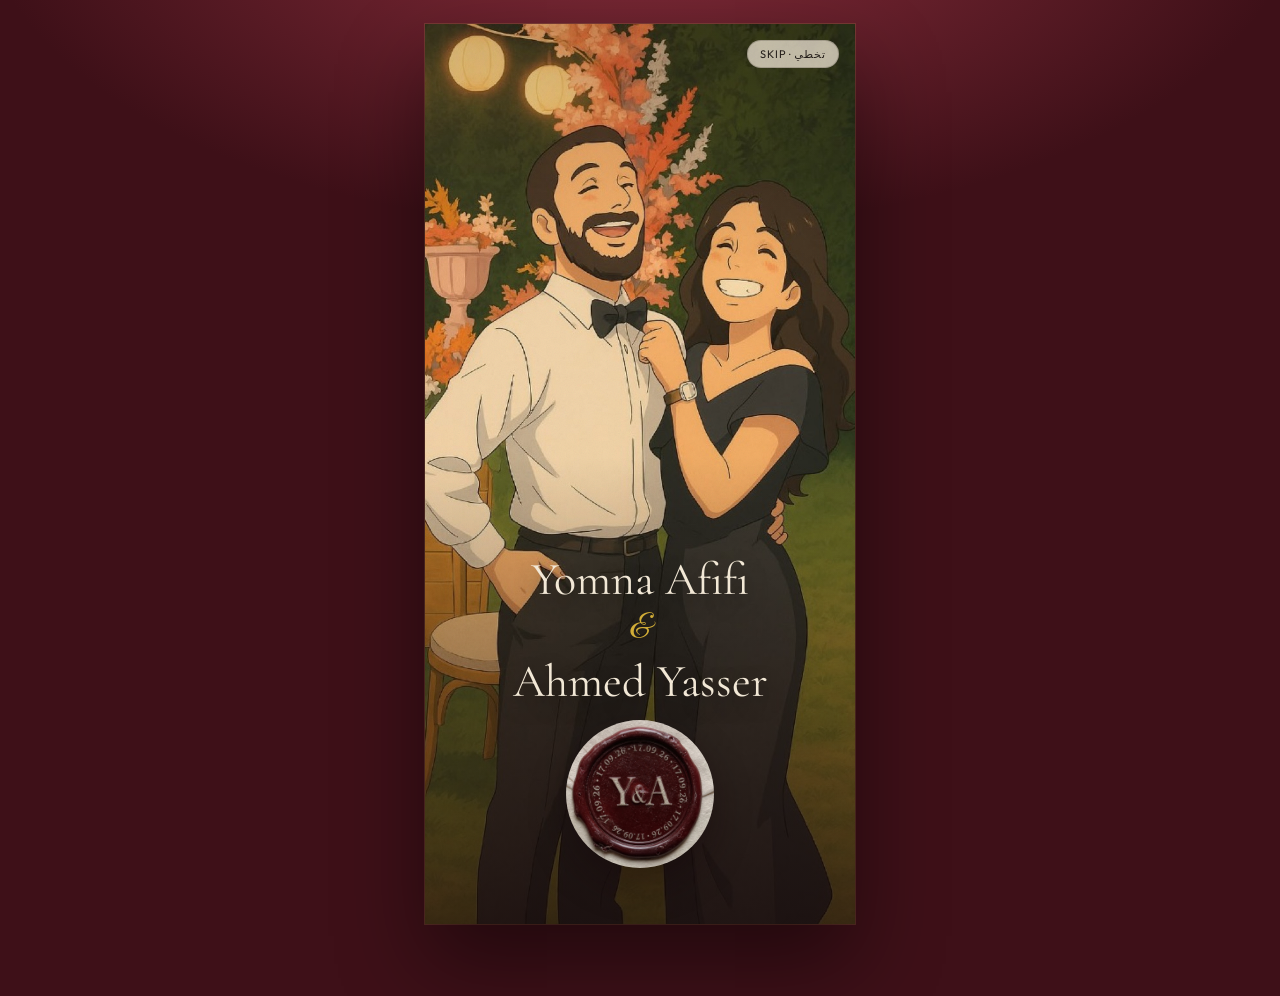
<file: index.html>
<!DOCTYPE html>
<html lang="en">
<head>
  <meta charset="UTF-8" />
  <meta name="viewport" content="width=device-width, initial-scale=1, viewport-fit=cover" />
  <title>Yomna Afifi & Ahmed Yasser — You're Invited</title>
  <meta name="description" content="You're invited to the wedding of Yomna Afifi & Ahmed Yasser. Thursday 17 September 2026 at 8:00 PM, Beau Jardin, Sheikh Zayed." />
  <meta name="theme-color" content="#6B1D28" />
  <meta name="apple-mobile-web-app-capable" content="yes" />
  <meta name="apple-mobile-web-app-title" content="Yomna Afifi & Ahmed Yasser" />
  <meta property="og:title" content="Yomna Afifi & Ahmed Yasser — Wedding Invitation" />
  <meta property="og:description" content="Two souls. One beautiful chaos. 17 September 2026 · 8:00 PM · Beau Jardin" />
  <meta property="og:type" content="website" />
  <meta property="og:url" content="https://aliamin565.github.io/yomna-and-ahmed/" />
  <meta property="og:image" content="https://aliamin565.github.io/yomna-and-ahmed/assets/cover-gold.jpg" />
  <link rel="icon" href="data:image/svg+xml,%3Csvg xmlns='http://www.w3.org/2000/svg' viewBox='0 0 64 64'%3E%3Ccircle cx='32' cy='32' r='32' fill='%236B1D28'/%3E%3Ctext x='32' y='40' text-anchor='middle' font-size='18' fill='%23F4EAD8' font-family='Georgia'%3EY%26amp;A%3C/text%3E%3C/svg%3E" />
  <link rel="apple-touch-icon" href="assets/og-share.jpg" />
  <link rel="preconnect" href="https://fonts.googleapis.com" />
  <link rel="preconnect" href="https://fonts.gstatic.com" crossorigin />
  <link href="https://fonts.googleapis.com/css2?family=Amiri:ital,wght@0,400;0,700;1,400&family=Cormorant+Garamond:ital,wght@0,500;0,600;0,700;1,500;1,600&family=Great+Vibes&family=Outfit:wght@300;400;500;600&display=swap" rel="stylesheet" />
  <link rel="stylesheet" href="styles.css?v=6" />
</head>
<body>
  <div class="velvet">
    <div class="stage" id="stage">
      <div class="grain" aria-hidden="true"></div>

      <section class="cover opening" id="cover">
        <button class="skip cover-skip" id="coverSkipBtn" type="button">Skip · تخطي</button>
        <img class="cover-art" src="assets/opening.jpg" alt="Yomna Afifi and Ahmed Yasser" />
        <div class="opening-names">
          <span>Yomna Afifi</span>
          <i>&amp;</i>
          <span>Ahmed Yasser</span>
        </div>
        <button class="seal-btn" id="openBtn" type="button" aria-label="Open the invitation">
          <img src="assets/wax-seal.jpg?v=5" alt="Yomna Afifi and Ahmed Yasser wax seal 17.09.26" />
        </button>
      </section>

      <div class="curtains" id="curtains" aria-hidden="true">
        <div class="curtain left"></div>
        <div class="curtain right"></div>
      </div>

      <section class="film" id="film" aria-hidden="true">
        <button class="skip" id="skipBtn" type="button">Skip · تخطي</button>
        <p class="film-quote">Two souls. One beautiful chaos.</p>
        <p class="film-quote ar" dir="rtl">ومن كل فوضى خلقنا… حكايتنا.</p>
        <img class="film-lilies" src="assets/lilies.jpg" alt="" />
        <figure class="polaroid">
          <img src="assets/invitation.jpg" alt="Yomna Afifi and Ahmed wedding invitation" />
        </figure>
        <img class="film-stamp" src="assets/stamp.jpg" alt="" />
        <div class="film-names">
          <span>Yomna Afifi</span>
          <i>&amp;</i>
          <span>Ahmed Yasser</span>
        </div>
        <p class="film-when">17 September 2026 · 8:00 PM</p>
        <p class="film-where">Beau Jardin · Sheikh Zayed</p>
      </section>

      <main class="invite" id="invite" hidden>
        <header class="hero">
          <p class="eyebrow">The wedding of</p>
          <h2 class="hero-names">
            <span>Yomna Afifi</span>
            <i>&amp;</i>
            <span>Ahmed Yasser</span>
          </h2>
          <p class="arabic" dir="rtl">ومن كل فوضى خلقنا… حكايتنا.</p>
          <p class="tagline">Two souls. One beautiful chaos.</p>
          <img class="keep" src="assets/invitation.jpg" alt="Yomna Afifi and Ahmed invitation collage" />
        </header>

        <section class="card">
          <p class="card-kicker">Road to Beau Jardin</p>
          <p class="place">Watch this video for the way to the wedding palace.</p>
          <video class="road-video" controls playsinline preload="metadata" poster="assets/invitation.jpg">
            <source src="assets/directions.mp4" type="video/mp4" />
          </video>
        </section>

        <section class="card countdown-card">
          <p class="card-kicker">Until we say I do · حتى يومنا</p>
          <div class="ticks" id="countdown">
            <div><strong id="dd">00</strong><span>Days · أيام</span></div>
            <div><strong id="hh">00</strong><span>Hours · ساعات</span></div>
            <div><strong id="mm">00</strong><span>Mins · دقائق</span></div>
            <div><strong id="ss">00</strong><span>Secs · ثوانٍ</span></div>
          </div>
        </section>

        <section class="card when">
          <p class="card-kicker">When · الموعد</p>
          <p class="big">Thursday</p>
          <p class="huge">17 September 2026</p>
          <p class="arabic" dir="rtl">الخميس ١٧ سبتمبر ٢٠٢٦</p>
          <div class="meta-row">
            <span class="chip">
              <svg viewBox="0 0 24 24" aria-hidden="true"><circle cx="12" cy="12" r="9" fill="none" stroke="currentColor" stroke-width="1.6"/><path d="M12 7v5l3.5 2" fill="none" stroke="currentColor" stroke-width="1.6" stroke-linecap="round"/></svg>
              Starts at 8:00 PM
            </span>
            <span class="chip">17 09 26</span>
          </div>
        </section>

        <section class="card where">
          <p class="card-kicker">Where · المكان</p>
          <p class="big">Beau Jardin</p>
          <p class="place">Open-air garden venue · Sheikh Zayed, Giza</p>
          <p class="arabic" dir="rtl">بو جاردان · الشيخ زايد، الجيزة</p>
          <p class="address">Km 28 Alexandria Desert Road, opposite Dandy Mall, Sheikh Zayed, Giza, Egypt</p>
          <div class="map-wrap">
            <iframe
              title="Beau Jardin on Google Maps"
              loading="lazy"
              referrerpolicy="no-referrer-when-downgrade"
              src="https://maps.google.com/maps?q=Beau%20Jardin%20Venues%20Sheikh%20Zayed&z=14&output=embed">
            </iframe>
          </div>
        </section>

        <section class="card note">
          <p class="hearts">♡ ♡</p>
          <p class="adults">Adults-only celebration</p>
          <p>We kindly ask that children stay at home.</p>
          <p class="arabic" dir="rtl">الحفل للكبار فقط — نرجو ترك الأطفال في المنزل.</p>
        </section>

        <section class="actions">
          <a class="btn primary" id="calBtn" href="#">Add to calendar · أضف للتقويم</a>
          <a class="btn" href="https://www.google.com/maps/search/?api=1&query=Beau+Jardin+Venues+Sheikh+Zayed" target="_blank" rel="noopener">Get directions · الاتجاهات</a>
          <a class="btn" href="https://waze.com/ul?q=Beau%20Jardin%20Venues%20Sheikh%20Zayed" target="_blank" rel="noopener">Open in Waze</a>
        </section>

        <footer class="end">
          <img class="end-seal" src="assets/wax-seal.jpg?v=5" alt="" />
          <p>With love, Yomna Afifi &amp; Ahmed Yasser</p>
          <p class="arabic" dir="rtl">يومنا · ١٧ ٠٩ ٢٦</p>
        </footer>
      </main>

      <audio id="bgm" class="bgm" src="assets/music.mp3" loop preload="auto" playsinline></audio>
    </div>
  </div>
  <script src="app.js?v=6"></script>
</body>
</html>
</file>
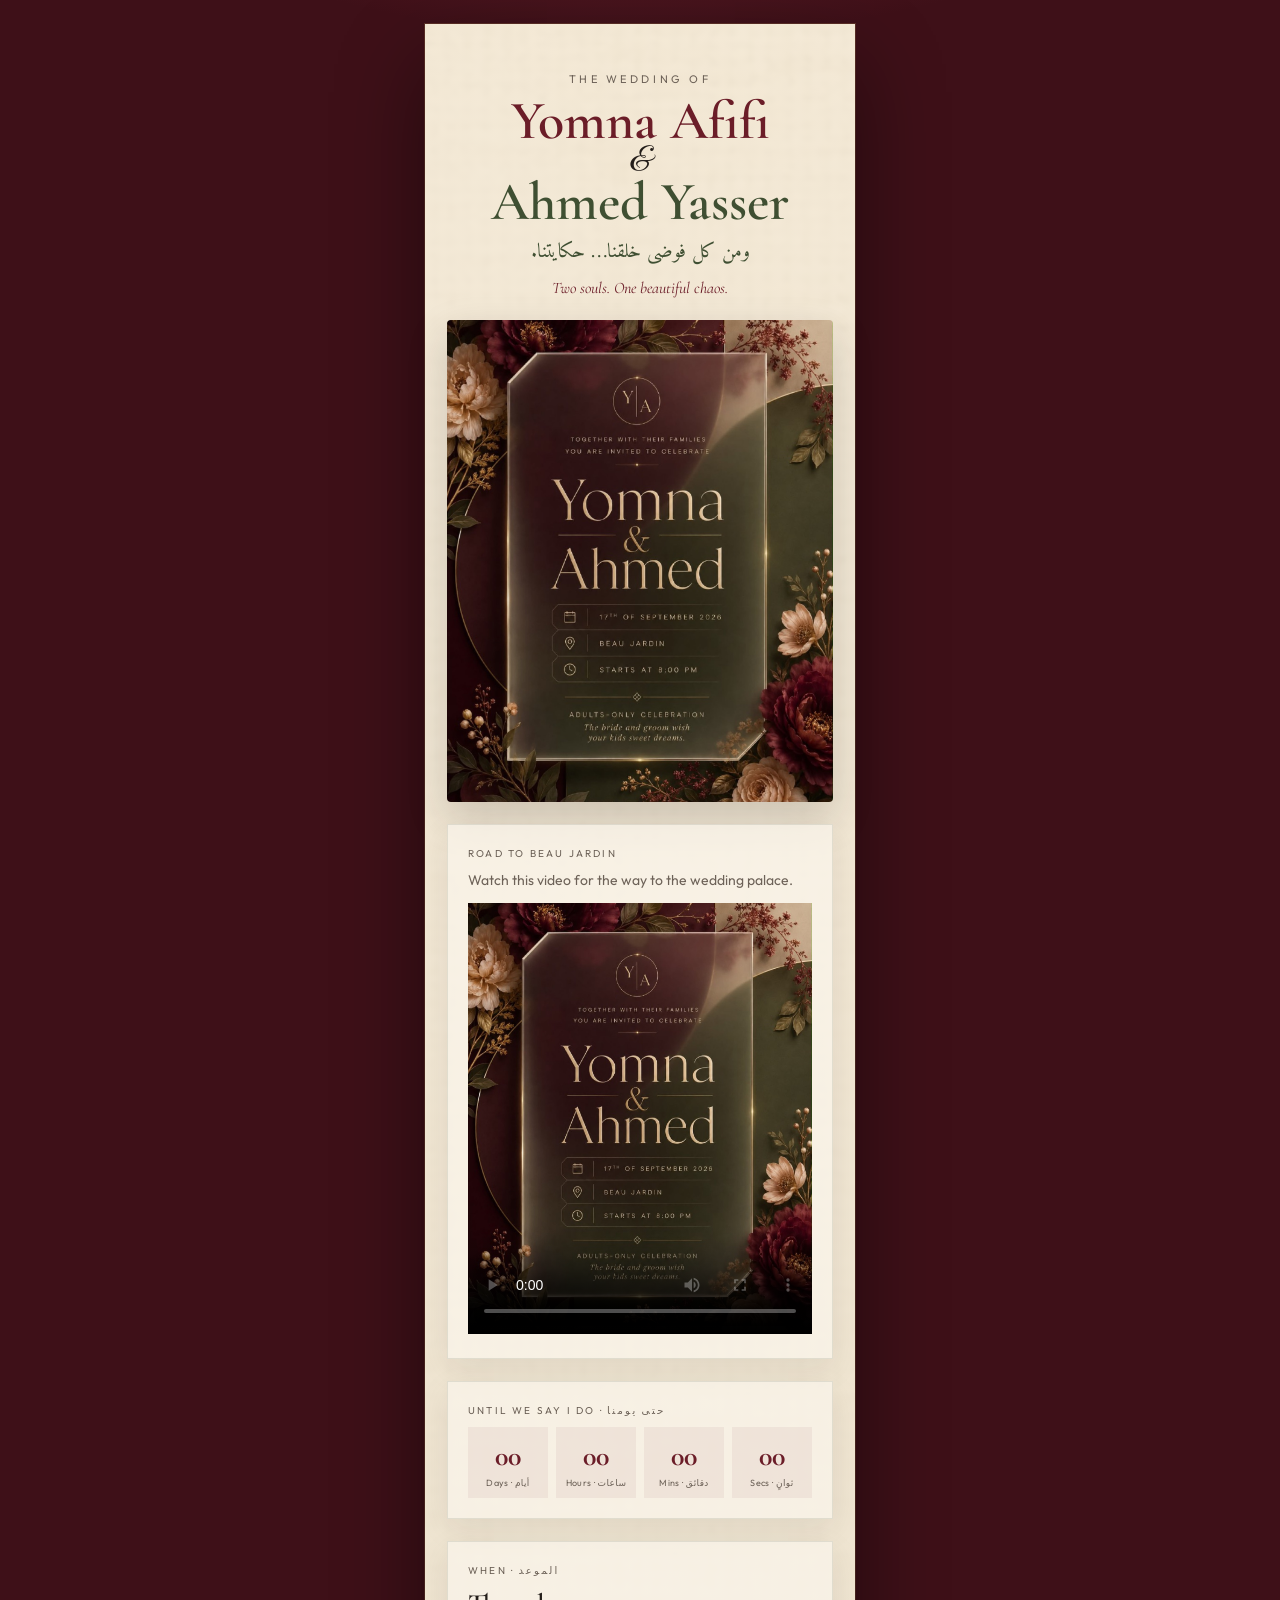
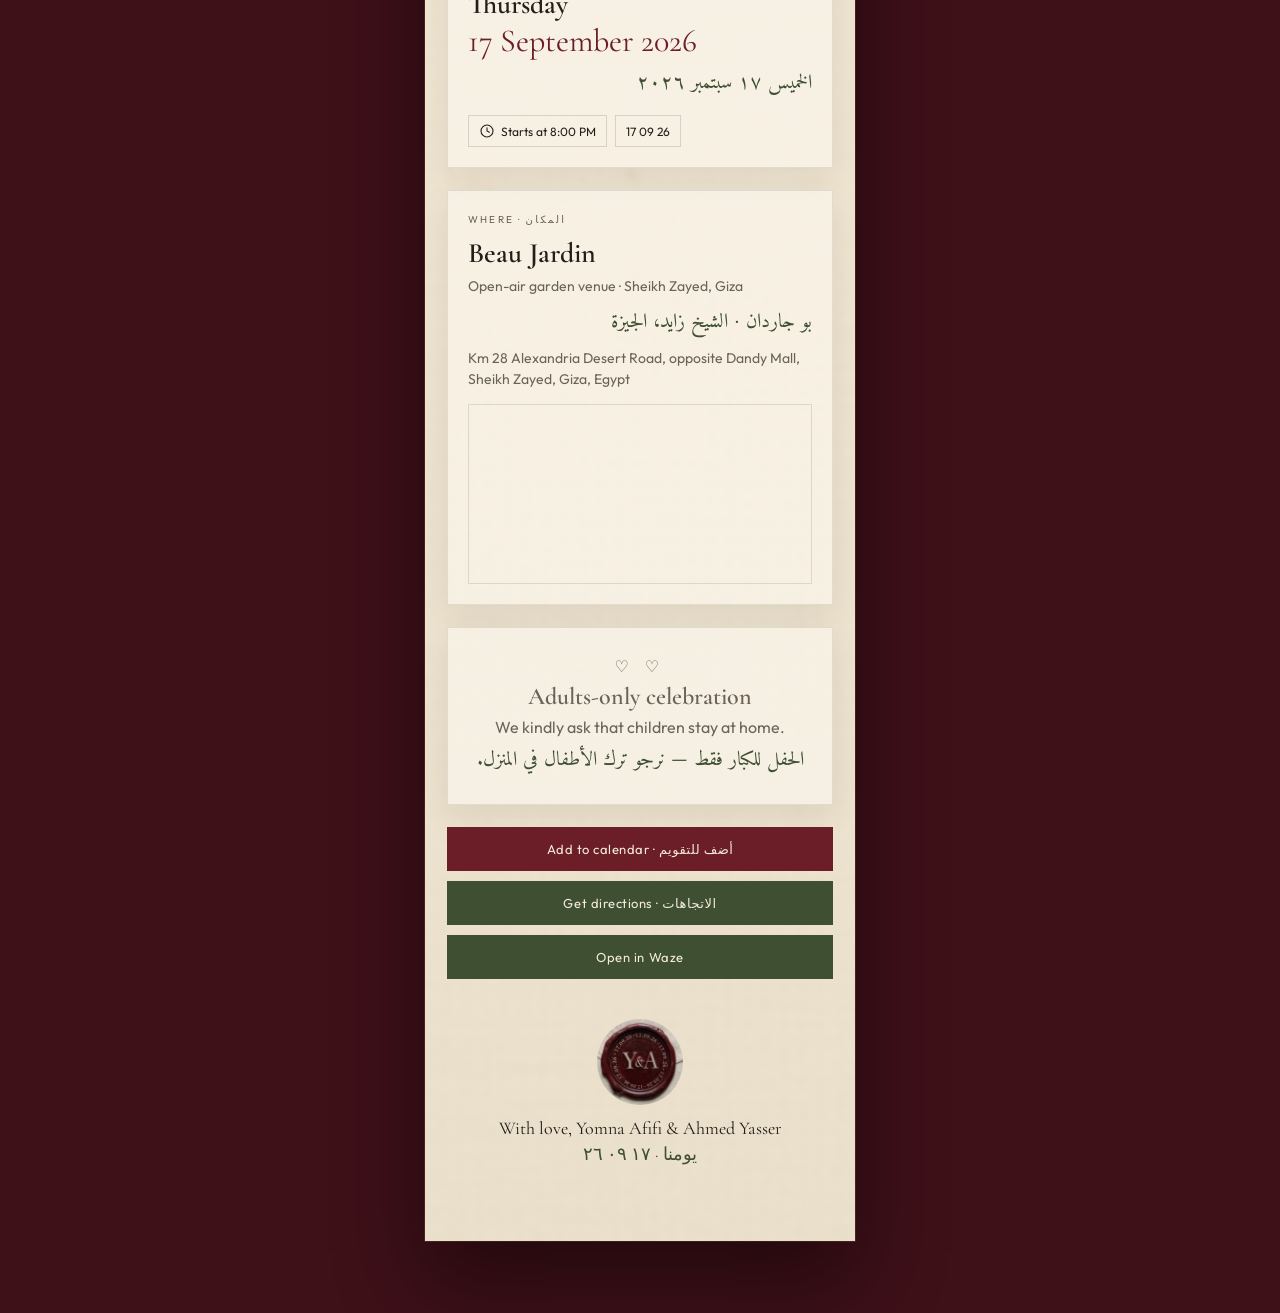
<file: invite.html>
<!DOCTYPE html>
<html lang="en">
<head>
  <meta charset="UTF-8" />
  <meta name="viewport" content="width=device-width, initial-scale=1, viewport-fit=cover" />
  <title>Yomna Afifi & Ahmed Yasser — Wedding Invitation</title>
  <meta name="description" content="You're invited to the wedding of Yomna Afifi & Ahmed Yasser. Thursday 17 September 2026 at 8:00 PM, Beau Jardin, Sheikh Zayed." />
  <meta name="theme-color" content="#6B1D28" />
  <meta name="apple-mobile-web-app-capable" content="yes" />
  <meta property="og:title" content="Yomna Afifi & Ahmed Yasser — Wedding Invitation" />
  <meta property="og:description" content="Two souls. One beautiful chaos. 17 September 2026 · 8:00 PM · Beau Jardin" />
  <meta property="og:type" content="website" />
  <meta property="og:url" content="https://aliamin565.github.io/yomna-and-ahmed/invite.html" />
  <meta property="og:image" content="https://aliamin565.github.io/yomna-and-ahmed/assets/og-share.jpg" />
  <link rel="icon" href="data:image/svg+xml,%3Csvg xmlns='http://www.w3.org/2000/svg' viewBox='0 0 64 64'%3E%3Ccircle cx='32' cy='32' r='32' fill='%236B1D28'/%3E%3Ctext x='32' y='40' text-anchor='middle' font-size='18' fill='%23F4EAD8' font-family='Georgia'%3EY%26amp;A%3C/text%3E%3C/svg%3E" />
  <link rel="apple-touch-icon" href="assets/og-share.jpg" />
  <link rel="preconnect" href="https://fonts.googleapis.com" />
  <link rel="preconnect" href="https://fonts.gstatic.com" crossorigin />
  <link href="https://fonts.googleapis.com/css2?family=Amiri:ital,wght@0,400;0,700;1,400&family=Cormorant+Garamond:ital,wght@0,500;0,600;0,700;1,500;1,600&family=Great+Vibes&family=Outfit:wght@300;400;500;600&display=swap" rel="stylesheet" />
  <link rel="stylesheet" href="styles.css?v=6" />
</head>
<body>
  <div class="velvet">
    <div class="stage is-open">
      <main class="invite show" id="invite">
        <header class="hero">
          <p class="eyebrow">The wedding of</p>
          <h2 class="hero-names">
            <span>Yomna Afifi</span>
            <i>&amp;</i>
            <span>Ahmed Yasser</span>
          </h2>
          <p class="arabic" dir="rtl">ومن كل فوضى خلقنا… حكايتنا.</p>
          <p class="tagline">Two souls. One beautiful chaos.</p>
          <img class="keep" src="assets/invitation.jpg" alt="Yomna Afifi and Ahmed invitation collage" />
        </header>

        <section class="card">
          <p class="card-kicker">Road to Beau Jardin</p>
          <p class="place">Watch this video for the way to the wedding palace.</p>
          <video class="road-video" controls playsinline preload="metadata" poster="assets/invitation.jpg">
            <source src="assets/directions.mp4" type="video/mp4" />
          </video>
        </section>

        <section class="card countdown-card">
          <p class="card-kicker">Until we say I do · حتى يومنا</p>
          <div class="ticks" id="countdown">
            <div><strong id="dd">00</strong><span>Days · أيام</span></div>
            <div><strong id="hh">00</strong><span>Hours · ساعات</span></div>
            <div><strong id="mm">00</strong><span>Mins · دقائق</span></div>
            <div><strong id="ss">00</strong><span>Secs · ثوانٍ</span></div>
          </div>
        </section>

        <section class="card when">
          <p class="card-kicker">When · الموعد</p>
          <p class="big">Thursday</p>
          <p class="huge">17 September 2026</p>
          <p class="arabic" dir="rtl">الخميس ١٧ سبتمبر ٢٠٢٦</p>
          <div class="meta-row">
            <span class="chip">
              <svg viewBox="0 0 24 24" aria-hidden="true"><circle cx="12" cy="12" r="9" fill="none" stroke="currentColor" stroke-width="1.6"/><path d="M12 7v5l3.5 2" fill="none" stroke="currentColor" stroke-width="1.6" stroke-linecap="round"/></svg>
              Starts at 8:00 PM
            </span>
            <span class="chip">17 09 26</span>
          </div>
        </section>

        <section class="card where">
          <p class="card-kicker">Where · المكان</p>
          <p class="big">Beau Jardin</p>
          <p class="place">Open-air garden venue · Sheikh Zayed, Giza</p>
          <p class="arabic" dir="rtl">بو جاردان · الشيخ زايد، الجيزة</p>
          <p class="address">Km 28 Alexandria Desert Road, opposite Dandy Mall, Sheikh Zayed, Giza, Egypt</p>
          <div class="map-wrap">
            <iframe
              title="Beau Jardin on Google Maps"
              loading="lazy"
              referrerpolicy="no-referrer-when-downgrade"
              src="https://maps.google.com/maps?q=Beau%20Jardin%20Venues%20Sheikh%20Zayed&z=14&output=embed">
            </iframe>
          </div>
        </section>

        <section class="card note">
          <p class="hearts">♡ ♡</p>
          <p class="adults">Adults-only celebration</p>
          <p>We kindly ask that children stay at home.</p>
          <p class="arabic" dir="rtl">الحفل للكبار فقط — نرجو ترك الأطفال في المنزل.</p>
        </section>

        <section class="actions">
          <a class="btn primary" id="calBtn" href="#">Add to calendar · أضف للتقويم</a>
          <a class="btn" href="https://www.google.com/maps/search/?api=1&query=Beau+Jardin+Venues+Sheikh+Zayed" target="_blank" rel="noopener">Get directions · الاتجاهات</a>
          <a class="btn" href="https://waze.com/ul?q=Beau%20Jardin%20Venues%20Sheikh%20Zayed" target="_blank" rel="noopener">Open in Waze</a>
        </section>

        <footer class="end">
          <img class="end-seal" src="assets/wax-seal.jpg?v=5" alt="" />
          <p>With love, Yomna Afifi &amp; Ahmed Yasser</p>
          <p class="arabic" dir="rtl">يومنا · ١٧ ٠٩ ٢٦</p>
        </footer>
      </main>

      <audio id="bgm" class="bgm" src="assets/music.mp3" loop preload="auto" playsinline></audio>
    </div>
  </div>
  <script src="app.js?v=6"></script>
</body>
</html>
</file>
<file: styles.css>
:root {
  --burgundy: #6b1d28;
  --burgundy-deep: #3e1018;
  --olive: #3f4f32;
  --olive-soft: #5a6b45;
  --cream: #f4ead8;
  --parchment: #ebe1cd;
  --ink: #241e1a;
  --gold: #b0894f;
  --muted: #6d6258;
  --serif: "Cormorant Garamond", Georgia, serif;
  --script: "Great Vibes", cursive;
  --sans: "Outfit", system-ui, sans-serif;
  --ar: "Amiri", "Times New Roman", serif;
}

*,
*::before,
*::after { box-sizing: border-box; }

html, body {
  margin: 0;
  min-height: 100%;
  background: var(--burgundy-deep);
  color: var(--ink);
  font-family: var(--sans);
}

body {
  min-height: 100dvh;
}

img { max-width: 100%; display: block; }

button, a { font-family: inherit; }

.velvet {
  min-height: 100dvh;
  display: grid;
  place-items: start center;
  padding: 24px 12px 72px;
  background:
    radial-gradient(1200px 600px at 50% -10%, #8a2e3c 0%, transparent 55%),
    var(--burgundy-deep);
}

body:has(.gold-cover) .stage,
body:has(.opening) .stage {
  background: #16080a;
}

.stage {
  position: relative;
  width: min(430px, 100%);
  min-height: min(920px, 100dvh);
  background:
    linear-gradient(180deg, rgba(244,234,216,.92), rgba(235,225,205,.95)),
    url("assets/paper.jpg") center / cover;
  color: var(--ink);
  overflow: hidden;
  box-shadow:
    0 40px 80px rgba(0,0,0,.45),
    0 0 0 1px rgba(176,137,79,.25);
}
.stage.is-open {
  overflow: visible;
  height: auto;
}
body:has(.gold-cover) .stage.is-open,
body:has(.opening) .stage.is-open {
  background:
    linear-gradient(180deg, rgba(244,234,216,.92), rgba(235,225,205,.95)),
    url("assets/paper.jpg") center / cover;
}

.grain {
  pointer-events: none;
  position: absolute;
  inset: 0;
  z-index: 20;
  opacity: .12;
  mix-blend-mode: multiply;
  background-image: url("data:image/svg+xml,%3Csvg xmlns='http://www.w3.org/2000/svg' width='160' height='160'%3E%3Cfilter id='n'%3E%3CfeTurbulence type='fractalNoise' baseFrequency='.85' numOctaves='4' stitchTiles='stitch'/%3E%3C/filter%3E%3Crect width='100%25' height='100%25' filter='url(%23n)' opacity='.55'/%3E%3C/svg%3E");
}

/* COVER */
.cover {
  position: relative;
  z-index: 3;
  min-height: min(920px, 100dvh);
  padding: 72px 28px 48px;
  display: flex;
  flex-direction: column;
  align-items: center;
  text-align: center;
}

.opening,
.gold-cover {
  padding: 0 0 28px;
  min-height: 100dvh;
  background: #16080a;
}
.opening {
  justify-content: flex-end;
}
.opening .cover-art {
  position: absolute;
  inset: 0;
  width: 100%;
  height: 100%;
  object-fit: cover;
  object-position: center 20%;
}
.opening::after {
  content: "";
  position: absolute;
  inset: 0;
  background:
    linear-gradient(180deg, rgba(22, 8, 10, .18) 0%, transparent 28%, transparent 48%, rgba(22, 8, 10, .72) 100%);
  pointer-events: none;
}
.opening-names {
  position: relative;
  z-index: 4;
  margin: 0 20px 8px;
  color: #f4ead8;
  font-family: var(--serif);
  font-size: clamp(36px, 10vw, 46px);
  line-height: 1;
  text-shadow: 0 8px 24px rgba(0,0,0,.45);
}
.opening-names i {
  display: block;
  font-family: var(--script);
  font-style: normal;
  font-size: 34px;
  margin: 10px 0 12px;
  color: #d4af37;
}
.opening .seal-btn {
  position: relative;
  z-index: 4;
  margin: 8px 0 28px;
}
.opening .seal-btn img {
  width: 148px;
  height: 148px;
  object-fit: cover;
  border-radius: 50%;
  box-shadow: 0 16px 36px rgba(20, 6, 8, .45);
}
.cover-skip {
  z-index: 6;
  background: rgba(22, 8, 10, .55);
  color: #f4ead8;
  border-color: rgba(212, 175, 55, .45);
}
.gold-cover .cover-art {
  width: 100%;
  height: auto;
  display: block;
}
.gold-cover .seal-btn {
  margin-top: -48px;
}
.gold-cover .seal-btn img {
  width: 168px;
  height: 168px;
  object-fit: cover;
  border-radius: 50%;
  box-shadow: 0 16px 36px rgba(20, 6, 8, .45);
}

.cover-wash {
  position: absolute;
  inset: auto;
  width: 70%;
  height: 220px;
  filter: blur(8px);
  opacity: .55;
  pointer-events: none;
}
.cover-wash.burgundy {
  top: 40px; left: -18%;
  background: radial-gradient(circle at 30% 40%, #6b1d28 0%, transparent 70%);
}
.cover-wash.olive {
  bottom: 80px; right: -20%;
  background: radial-gradient(circle at 70% 50%, #3f4f32 0%, transparent 70%);
}

.cover-lilies {
  position: absolute;
  left: -40px;
  top: 90px;
  width: 210px;
  mix-blend-mode: multiply;
  opacity: .9;
  transform: rotate(-8deg);
  pointer-events: none;
}

.kicker {
  position: relative;
  margin: 0;
  letter-spacing: .28em;
  text-transform: uppercase;
  font-size: 10px;
  color: var(--muted);
}
.kicker.ar {
  font-family: var(--ar);
  letter-spacing: 0;
  text-transform: none;
  font-size: 16px;
  margin-top: 6px;
}

.names {
  position: relative;
  margin: 18px 0 8px;
  line-height: .9;
}
.names .name {
  display: block;
  font-family: var(--serif);
  font-weight: 600;
  font-size: clamp(64px, 18vw, 84px);
  letter-spacing: -.03em;
}
.burgundy-text { color: var(--burgundy); }
.olive-text { color: var(--olive); }
.amp {
  display: block;
  font-family: var(--script);
  font-size: 48px;
  color: var(--ink);
  line-height: .4;
  margin: 4px 0 2px;
}

.cover-date {
  position: relative;
  margin: 10px 0 28px;
  letter-spacing: .42em;
  font-size: 13px;
  color: var(--olive);
}

.seal-btn {
  position: relative;
  z-index: 4;
  border: 0;
  background: none;
  padding: 0;
  cursor: pointer;
  display: grid;
  justify-items: center;
  gap: 12px;
  color: var(--ink);
  animation: breathe 3.4s ease-in-out infinite;
}
.seal-btn img {
  width: 148px;
  height: 148px;
  object-fit: cover;
  border-radius: 50%;
  box-shadow: 0 18px 40px rgba(80, 18, 28, .35);
}
.seal-btn span {
  font-size: 12px;
  letter-spacing: .12em;
  text-transform: uppercase;
}

.cover-hint {
  position: relative;
  margin-top: auto;
  font-family: var(--serif);
  font-style: italic;
  font-size: 18px;
  color: var(--burgundy);
}

@keyframes breathe {
  0%, 100% { transform: translateY(0); }
  50% { transform: translateY(-6px); }
}

.bgm {
  position: absolute;
  width: 0;
  height: 0;
  opacity: 0;
  pointer-events: none;
}

.road-video {
  width: 100%;
  margin-top: 12px;
  background: #000;
  max-height: 520px;
}

/* CURTAINS */
.curtains {
  pointer-events: none;
  position: absolute;
  inset: 0;
  z-index: 8;
  display: none;
}
.curtains.play { display: block; }
.curtain {
  position: absolute;
  top: 0;
  bottom: 0;
  width: 52%;
  transition: transform 1.7s cubic-bezier(.22,.7,.2,1);
}
.curtain.left {
  left: 0;
  background:
    linear-gradient(90deg, #4a1219, #6b1d28 58%, #8a3140);
  box-shadow: inset -20px 0 40px rgba(0,0,0,.25);
}
.curtain.right {
  right: 0;
  background:
    linear-gradient(270deg, #2c3823, #3f4f32 58%, #5a6b45);
  box-shadow: inset 20px 0 40px rgba(0,0,0,.25);
}
.curtains.open .curtain.left { transform: translateX(-102%); }
.curtains.open .curtain.right { transform: translateX(102%); }

/* FILM */
.film {
  display: none;
  position: absolute;
  inset: 0;
  z-index: 5;
  background:
    linear-gradient(180deg, rgba(244,234,216,.94), rgba(235,225,205,.96)),
    url("assets/paper.jpg") center / cover;
  overflow: hidden;
}
.film.show { display: block; }

.skip {
  position: absolute;
  top: 16px;
  right: 16px;
  z-index: 6;
  border: 1px solid rgba(36,30,26,.2);
  background: rgba(244,234,216,.75);
  color: var(--ink);
  border-radius: 999px;
  padding: 6px 12px;
  font-size: 11px;
  letter-spacing: .08em;
  text-transform: uppercase;
  cursor: pointer;
}

.film-quote,
.film-lilies,
.polaroid,
.film-stamp,
.film-names {
  opacity: 0;
  transform: translateY(18px);
}
.film.step-1 .film-quote { animation: rise .9s ease forwards; }
.film.step-2 .film-lilies { animation: rise .9s ease forwards; }
.film.step-3 .polaroid { animation: drop 1s cubic-bezier(.2,.7,.2,1.1) forwards; }
.film.step-4 .film-stamp { animation: spinIn .8s ease forwards; }
.film.step-5 .film-names { animation: rise .8s ease forwards; }

.film-quote {
  position: absolute;
  top: 58px;
  left: 24px;
  right: 24px;
  margin: 0;
  font-family: var(--serif);
  font-style: italic;
  font-size: 22px;
  color: var(--burgundy);
}
.film-quote.ar {
  top: 92px;
  font-family: var(--ar);
  font-style: normal;
  font-size: 20px;
  color: var(--olive);
}

.film-lilies {
  position: absolute;
  left: -30px;
  bottom: 90px;
  width: 230px;
  mix-blend-mode: multiply;
  transform: rotate(-12deg);
}

.polaroid {
  position: absolute;
  right: 18px;
  top: 160px;
  width: 58%;
  margin: 0;
  padding: 10px 10px 28px;
  background: #fbf6ec;
  box-shadow: 0 18px 40px rgba(36,30,26,.22);
  transform: rotate(7deg);
}
.polaroid img { width: 100%; }

.film-stamp {
  position: absolute;
  left: 22px;
  top: 210px;
  width: 92px;
  mix-blend-mode: multiply;
  transform: rotate(-12deg);
}

.film-names {
  position: absolute;
  left: 24px;
  right: 24px;
  bottom: 88px;
  text-align: center;
  font-family: var(--serif);
  font-size: 42px;
  line-height: .95;
}
.film-when,
.film-where {
  position: absolute;
  left: 24px;
  right: 24px;
  margin: 0;
  text-align: center;
  opacity: 0;
  transform: translateY(12px);
}
.film-when {
  bottom: 58px;
  letter-spacing: .18em;
  text-transform: uppercase;
  font-size: 11px;
  color: var(--burgundy);
}
.film-where {
  bottom: 36px;
  font-family: var(--serif);
  font-size: 18px;
  color: var(--olive);
}
.film.step-6 .film-when,
.film.step-6 .film-where { animation: rise .8s ease forwards; }
.film-names span:first-child { color: var(--burgundy); }
.film-names span:last-child { color: var(--olive); }
.film-names i {
  font-family: var(--script);
  font-style: normal;
  display: block;
  font-size: 28px;
}

@keyframes rise {
  to { opacity: 1; transform: none; }
}
@keyframes drop {
  from { opacity: 0; transform: translateY(-40px) rotate(12deg) scale(.92); }
  to { opacity: 1; transform: rotate(7deg) scale(1); }
}
@keyframes spinIn {
  from { opacity: 0; transform: rotate(-40deg) scale(.6); }
  to { opacity: 1; transform: rotate(-12deg) scale(1); }
}

/* INVITE */
.invite {
  display: none;
  position: relative;
  z-index: 4;
  padding: 48px 22px 72px;
}
.invite.show { display: block !important; animation: rise .8s ease; }

.hero { text-align: center; }
.eyebrow {
  margin: 0;
  letter-spacing: .32em;
  text-transform: uppercase;
  font-size: 11px;
  color: var(--muted);
}
.hero-names {
  margin: 10px 0 8px;
  font-family: var(--serif);
  font-weight: 600;
  font-size: 54px;
  line-height: .92;
}
.hero-names span:first-child { color: var(--burgundy); }
.hero-names span:last-child { color: var(--olive); }
.hero-names i {
  display: block;
  font-family: var(--script);
  font-style: normal;
  font-size: 34px;
  color: var(--ink);
  font-weight: 400;
}
.arabic {
  font-family: var(--ar);
  font-size: 20px;
  margin: 8px 0;
  color: var(--olive);
}
.tagline {
  font-family: var(--serif);
  font-style: italic;
  color: var(--burgundy);
  margin: 0 0 22px;
}
.keep {
  width: 100%;
  border-radius: 4px;
  box-shadow: 0 16px 40px rgba(36,30,26,.18);
}

.card {
  margin-top: 22px;
  padding: 22px 20px 20px;
  background: rgba(251,246,236,.72);
  border: 1px solid rgba(63,79,50,.12);
  box-shadow: 0 10px 30px rgba(36,30,26,.08);
}
.card-kicker {
  margin: 0 0 10px;
  letter-spacing: .22em;
  text-transform: uppercase;
  font-size: 10px;
  color: var(--muted);
}
.big {
  margin: 0;
  font-family: var(--serif);
  font-size: 28px;
  font-weight: 600;
}
.huge {
  margin: 2px 0 0;
  font-family: var(--serif);
  font-size: 32px;
  color: var(--burgundy);
  line-height: 1.1;
}
.place, .address {
  margin: 6px 0 0;
  color: var(--muted);
  font-size: 14px;
  line-height: 1.5;
}

.ticks {
  display: grid;
  grid-template-columns: repeat(4, 1fr);
  gap: 8px;
  text-align: center;
}
.ticks div {
  background: rgba(107,29,40,.06);
  padding: 12px 4px 10px;
}
.ticks strong {
  display: block;
  font-family: var(--serif);
  font-size: 28px;
  color: var(--burgundy);
}
.ticks span {
  display: block;
  margin-top: 4px;
  font-size: 9px;
  letter-spacing: .04em;
  color: var(--muted);
}

.meta-row {
  display: flex;
  flex-wrap: wrap;
  gap: 8px;
  margin-top: 14px;
}
.chip {
  display: inline-flex;
  align-items: center;
  gap: 6px;
  border: 1px solid rgba(36,30,26,.15);
  padding: 7px 10px;
  font-size: 12px;
}
.chip svg { width: 16px; height: 16px; }

.map-wrap {
  margin-top: 14px;
  overflow: hidden;
  height: 180px;
  border: 1px solid rgba(36,30,26,.12);
}
.map-wrap iframe {
  width: 100%;
  height: 100%;
  border: 0;
  filter: saturate(.7) contrast(1.05);
}

.note { text-align: center; }
.hearts { margin: 0; color: var(--burgundy); letter-spacing: .4em; }
.adults {
  margin: 8px 0 4px;
  font-family: var(--serif);
  font-size: 24px;
  font-weight: 600;
}
.note p { margin: 6px 0; color: var(--muted); }
.note .arabic { color: var(--olive); }

.actions {
  display: grid;
  gap: 10px;
  margin-top: 22px;
}
.btn {
  display: block;
  text-align: center;
  text-decoration: none;
  color: var(--cream);
  background: var(--olive);
  padding: 14px 16px;
  border: 0;
  font-size: 13px;
  letter-spacing: .04em;
  cursor: pointer;
}
.btn.primary { background: var(--burgundy); color: var(--cream); }
.btn.ghost {
  background: transparent;
  color: var(--ink);
  border: 1px solid rgba(36,30,26,.25);
}

.end {
  text-align: center;
  margin-top: 40px;
}
.end-seal {
  width: 86px;
  height: 86px;
  object-fit: cover;
  border-radius: 50%;
  margin: 0 auto 12px;
}
.end p { margin: 4px 0; font-family: var(--serif); font-size: 18px; }

@media (max-width: 480px) {
  .velvet { padding: 0; }
  .stage {
    width: 100%;
    min-height: 100dvh;
    box-shadow: none;
  }
}

@media (prefers-reduced-motion: reduce) {
  .seal-btn { animation: none; }
  .curtain { transition: none; }
  .film-quote, .film-lilies, .polaroid, .film-stamp, .film-names, .film-when, .film-where,
  .invite { animation: none !important; opacity: 1; transform: none; }
}
</file>
